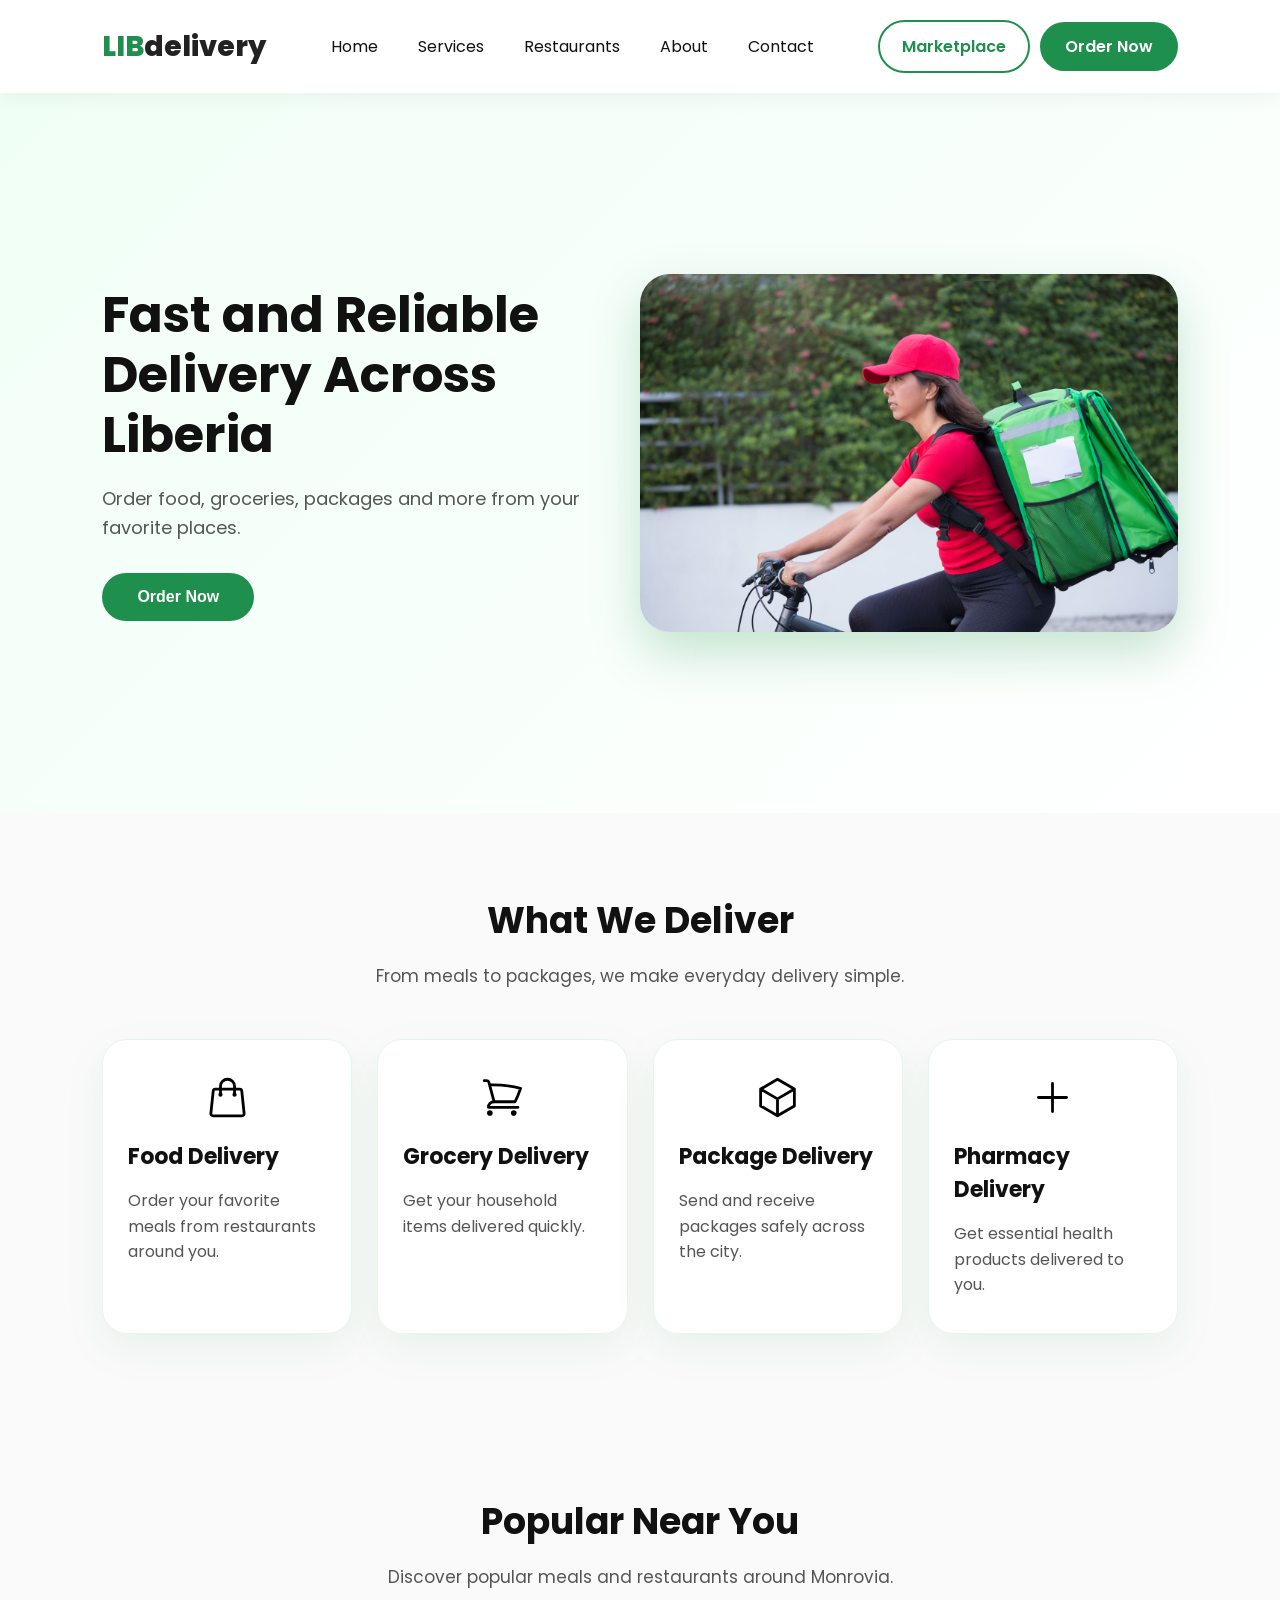
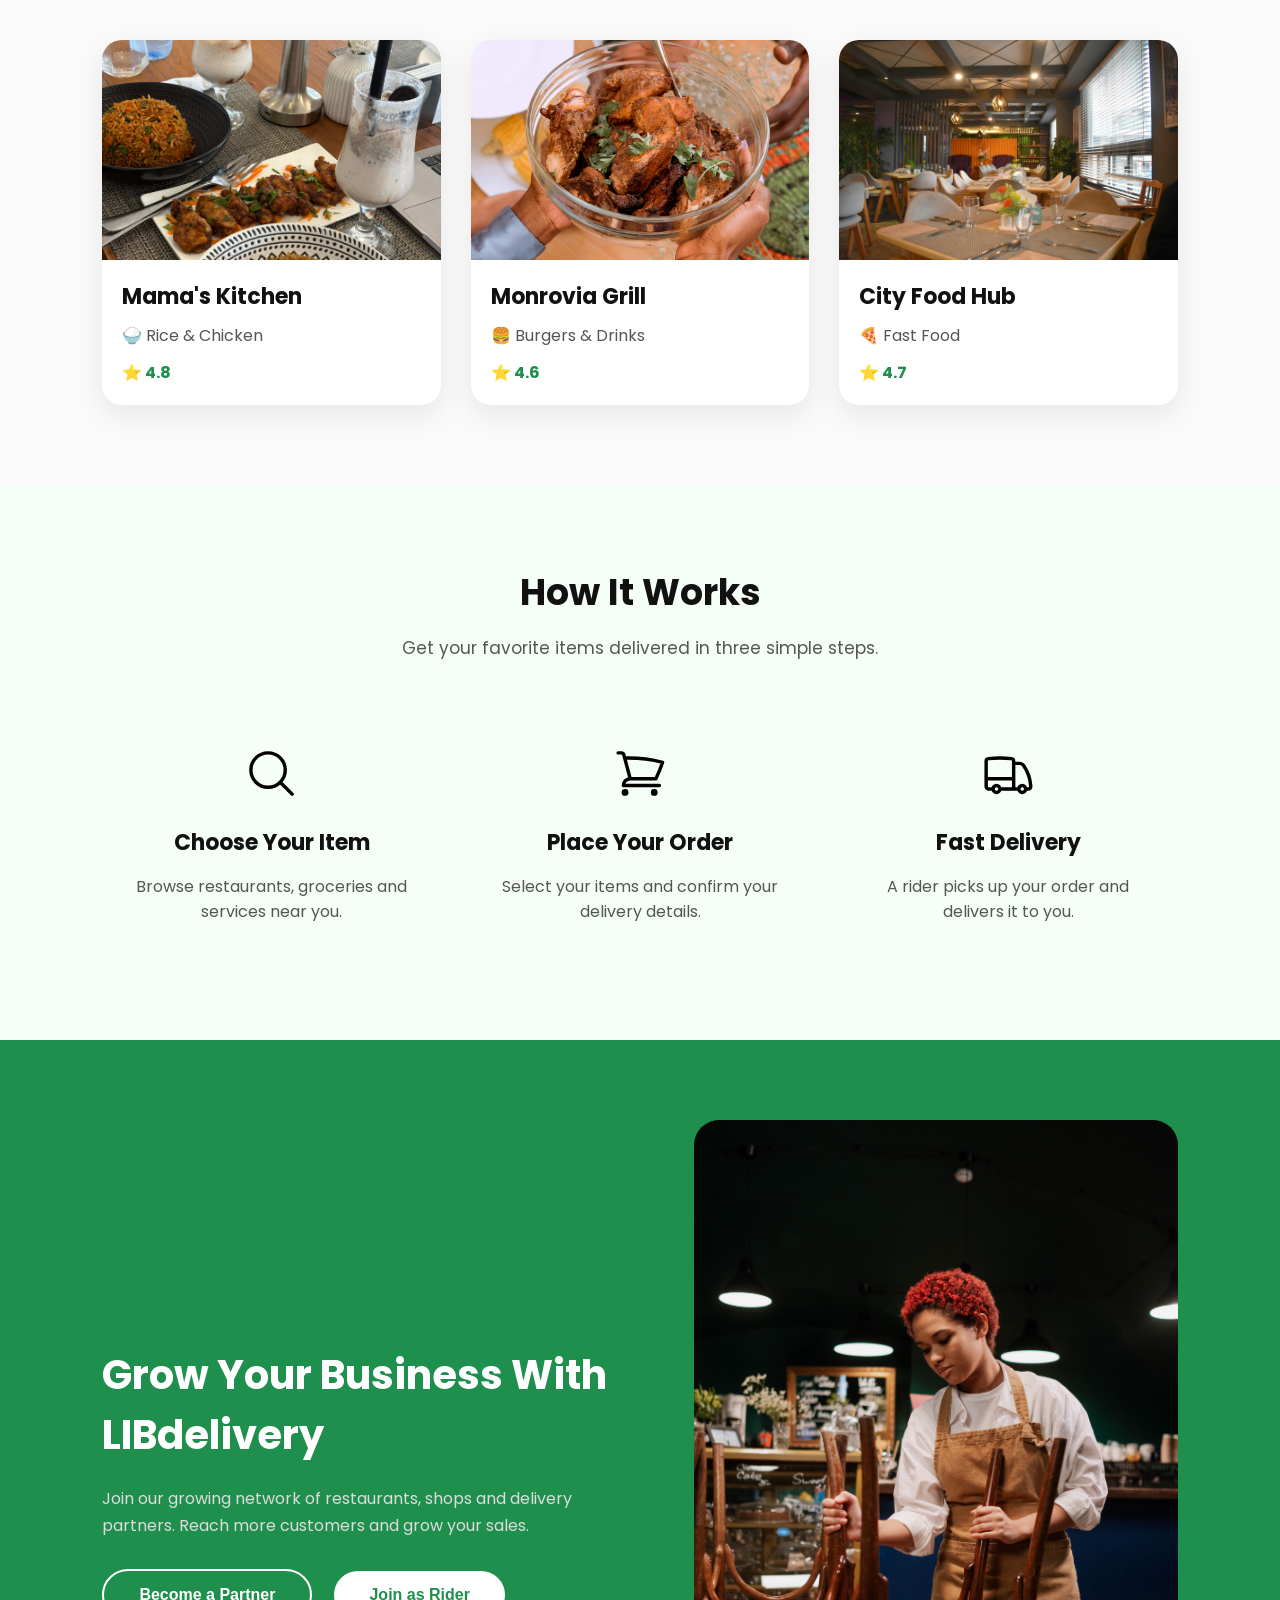
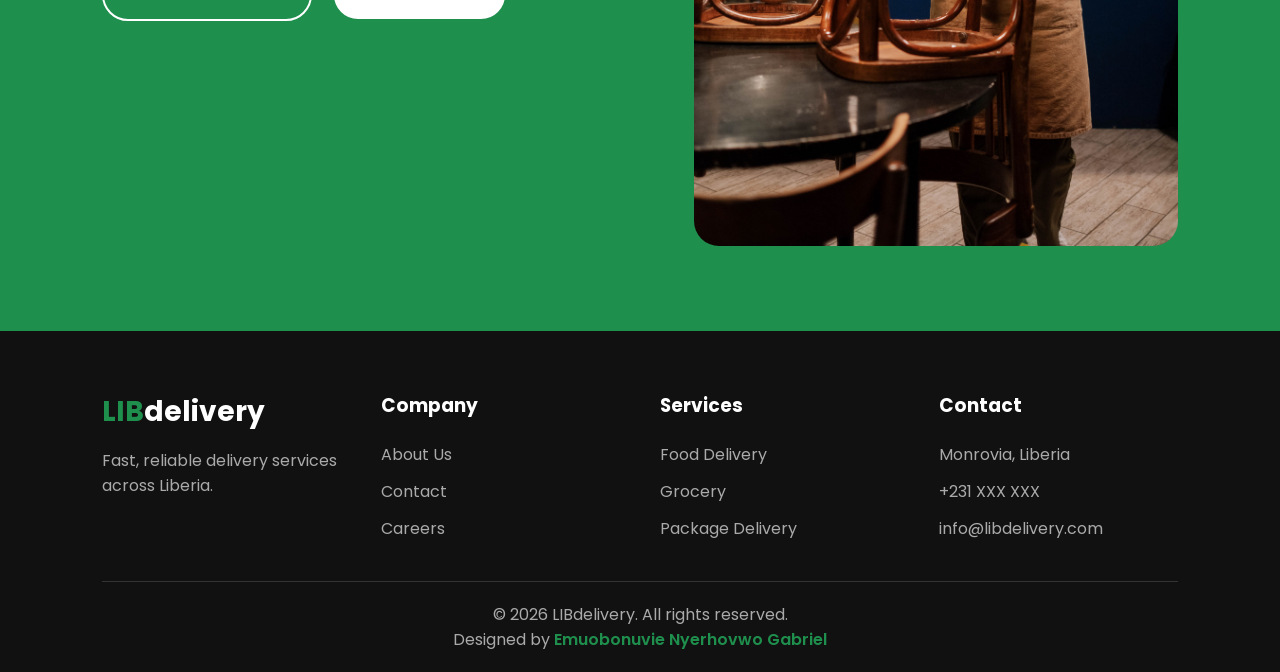
<file: index.html>
<!DOCTYPE html>
<html lang="en">

<head>

<meta charset="UTF-8">

<meta name="viewport" content="width=device-width, initial-scale=1.0">

<title>LIBdelivery - Fast Delivery Service</title>


<link rel="preconnect" href="https://fonts.googleapis.com">

<link rel="preconnect" href="https://fonts.gstatic.com" crossorigin>

<link href="https://fonts.googleapis.com/css2?family=Poppins:wght@400;500;600;700;800&display=swap" rel="stylesheet">
<link rel="icon" type="image/png" href="./Assets/favicon/favicon.png.png">

<link rel="stylesheet" href="styles.css">

</head>


<body>

<header>

<nav>

   <a href="#" class="logo">

    <span>LIB</span>delivery

    </a>

<ul id="nav-links">

<li>
<a href="#">Home</a>
</li>


<li>
<a href="#services">Services</a>
</li>


<li>
<a href="#restaurants">Restaurants</a>
</li>


<li>
<a href="./about.html">About</a>
</li>


<li>
<a href="contact.html">
Contact
</a>
</li>

    </ul>

<div class="nav-action">

     <a href="./marketplace.html" class="market-btn">
        Marketplace
    </a>


    <a href="./marketplace.html" class="order-btn">
        Order Now
    </a>

</div>



    <div class="menu-icon" id="menu-btn">

        <span></span>
        <span></span>
        <span></span>

    </div>


</nav>
</nav>

</header>


    <main>

        <section class="hero">

            <div class="hero-content">

                <h2>
                    Fast and Reliable Delivery Across Liberia
                </h2>

                <p>
                    Order food, groceries, packages and more from your favorite places.
                </p>

                <button>
                    Order Now
                </button>

            </div>


            <div class="hero-image">

                <img src="./Assets/images/hero-delivery.jpg" 
                alt="Delivery rider delivering packages">

            </div>


        </section>


        <section class="services">

    <div class="section-title">

        <h2>
            What We Deliver
        </h2>

        <p>
            From meals to packages, we make everyday delivery simple.
        </p>

    </div>


    <div class="service-container">


        <div class="service-card">

            <img src="./Assets/icons/food.svg" alt="Food Delivery">

            <h3>
                Food Delivery
            </h3>

            <p>
                Order your favorite meals from restaurants around you.
            </p>

        </div>



        <div class="service-card">

            <img src="./Assets/icons/grocery.svg" alt="Grocery Delivery">

            <h3>
                Grocery Delivery
            </h3>

            <p>
                Get your household items delivered quickly.
            </p>

        </div>




        <div class="service-card">

            <img src="./Assets/icons/package.svg" alt="Package Delivery">

            <h3>
                Package Delivery
            </h3>

            <p>
                Send and receive packages safely across the city.
            </p>

        </div>




        <div class="service-card">

            <img src="./Assets/icons/pharmacy.svg" alt="Pharmacy Delivery">

            <h3>
                Pharmacy Delivery
            </h3>

            <p>
                Get essential health products delivered to you.
            </p>

        </div>


    </div>


</section>


<section class="restaurants">


    <div class="section-title">

        <h2>
            Popular Near You
        </h2>

        <p>
            Discover popular meals and restaurants around Monrovia.
        </p>

    </div>



    <div class="restaurant-container">


        <div class="restaurant-card">

            <img src="Assets/images/restaurant-1.jpg.jpg" 
            alt="Restaurant food">


            <div class="restaurant-info">

                <h3>
                    Mama's Kitchen
                </h3>


                <p>
                    🍚 Rice & Chicken
                </p>


                <span>
                    ⭐ 4.8
                </span>


            </div>


        </div>




        <div class="restaurant-card">

            <img src="Assets/images/restaurant-2.jpg.jpg" 
            alt="Restaurant food">


            <div class="restaurant-info">

                <h3>
                    Monrovia Grill
                </h3>


                <p>
                    🍔 Burgers & Drinks
                </p>


                <span>
                    ⭐ 4.6
                </span>


            </div>


        </div>




        <div class="restaurant-card">

            <img src="Assets/images/restaurant-3.jpg.jpg" 
            alt="Restaurant food">


            <div class="restaurant-info">

                <h3>
                    City Food Hub
                </h3>


                <p>
                    🍕 Fast Food
                </p>


                <span>
                    ⭐ 4.7
                </span>


            </div>


        </div>



    </div>


</section>


<section class="how-it-works">


    <div class="section-title">

        <h2>
            How It Works
        </h2>

        <p>
            Get your favorite items delivered in three simple steps.
        </p>

    </div>



    <div class="steps-container">


        <div class="step-card">

            <img src="./Assets/icons/search.svg" 
            alt="Choose service">


            <h3>
                Choose Your Item
            </h3>


            <p>
                Browse restaurants, groceries and services near you.
            </p>


        </div>




        <div class="step-card">

            <img src="./Assets/icons/order.svg" 
            alt="Place order">


            <h3>
                Place Your Order
            </h3>


            <p>
                Select your items and confirm your delivery details.
            </p>


        </div>




        <div class="step-card">

            <img src="./Assets/icons/delivery-bike.svg" 
            alt="Delivery">


            <h3>
                Fast Delivery
            </h3>


            <p>
                A rider picks up your order and delivers it to you.
            </p>


        </div>


    </div>


</section>


<section class="partner">


    <div class="partner-content">


        <h2>
            Grow Your Business With LIBdelivery
        </h2>


        <p>
            Join our growing network of restaurants, shops and delivery partners. 
            Reach more customers and grow your sales.
        </p>


        <div class="partner-buttons">

            <button class="primary-btn">
                Become a Partner
            </button>


            <button class="secondary-btn">
                Join as Rider
            </button>


        </div>


    </div>



    <div class="partner-image">

        <img src="Assets/images/partner.jpg.jpg" 
        alt="Delivery partner">

    </div>


</section>

    </main>


<footer class="footer">


    <div class="footer-container">


        <div class="footer-brand">

            <h2>
                <span>LIB</span>delivery
            </h2>

            <p>
                Fast, reliable delivery services across Liberia.
            </p>

        </div>




        <div class="footer-links">

            <h3>
                Company
            </h3>

            <a href="./about.html">
                About Us
            </a>

            <a href="./contact.html">
                Contact
            </a>

            <a href="#">
                Careers
            </a>

        </div>




        <div class="footer-links">

            <h3>
                Services
            </h3>

            <a href="#">
                Food Delivery
            </a>

            <a href="#">
                Grocery
            </a>

            <a href="#">
                Package Delivery
            </a>

        </div>




        <div class="footer-links">

            <h3>
                Contact
            </h3>

            <a href="#">
                Monrovia, Liberia
            </a>

            <a href="#">
                +231 XXX XXX
            </a>

            <a href="#">
                info@libdelivery.com
            </a>

        </div>



    </div>



    <div class="footer-bottom">

    <p>
        © 2026 LIBdelivery. All rights reserved.
    </p>


    <p>
        Designed by 
        <a href="https://www.linkedin.com/in/nyerhovwo-gabriel/" target="_blank">
            Emuobonuvie Nyerhovwo Gabriel
        </a>
    </p>

</div>


</footer>

<script src="script.js"></script>
</body>
</html>
</file>
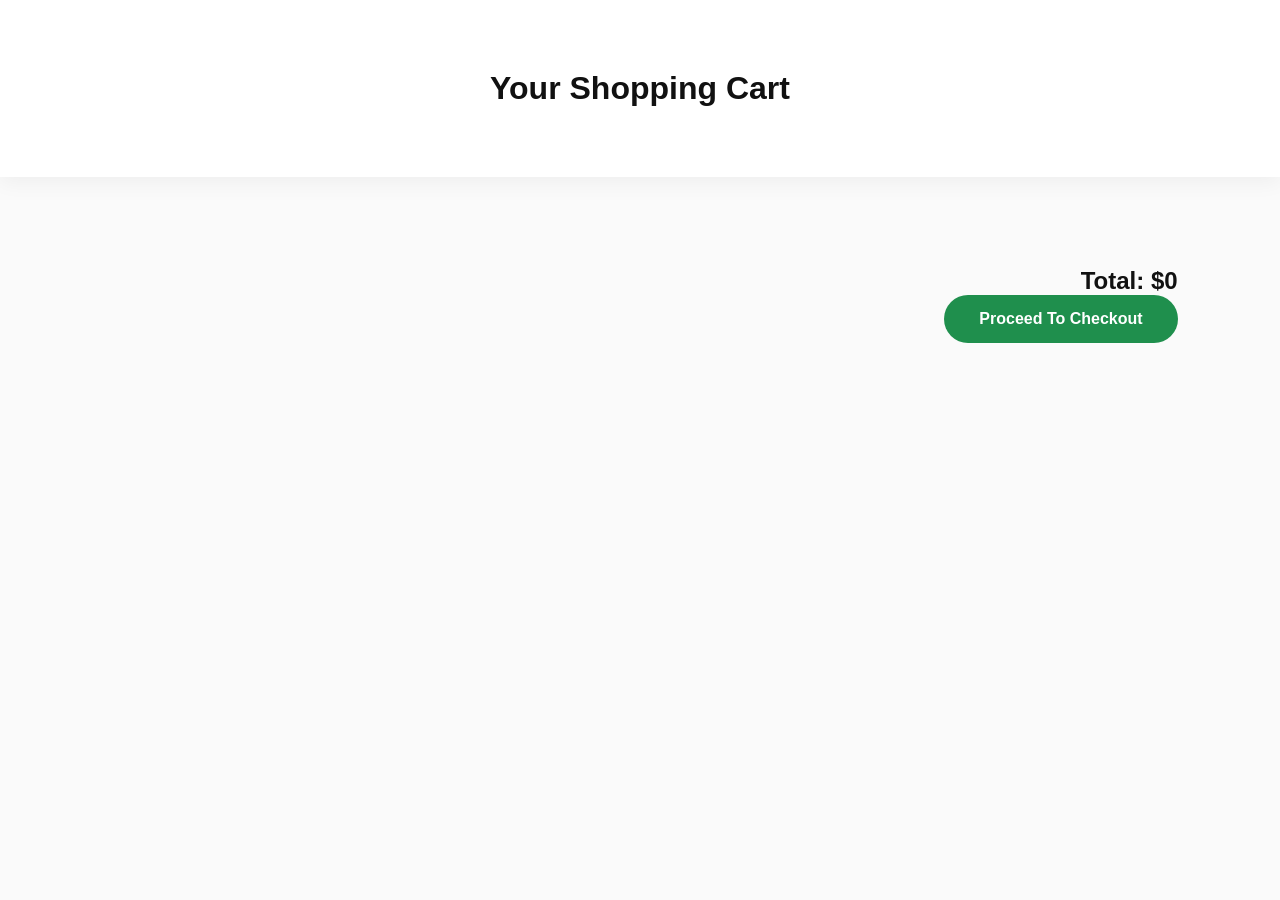
<file: cart.html>
<!DOCTYPE html>

<html lang="en">

<head>

<meta charset="UTF-8">

<meta name="viewport" content="width=device-width, initial-scale=1.0">

<title>Your Cart - LIBdelivery</title>


<link rel="stylesheet" href="styles.css">

</head>


<body>


<header>

<h1 class="cart-title">
Your Shopping Cart
</h1>

</header>



<section class="cart-section">


<div id="cart-items">


</div>



<div class="cart-total">


<h2>
Total:
$<span id="total">
0
</span>
</h2>



<button>
Proceed To Checkout
</button>


</div>


</section>




<script>


let cart = JSON.parse(localStorage.getItem("cart")) || [];


let cartItems = document.getElementById("cart-items");


let total = 0;



cart.forEach(item=>{


cartItems.innerHTML += `

<div class="cart-product">

<h3>
${item.name}
</h3>


<p>
$${item.price}
</p>

</div>

`;


total += item.price;


});



document.getElementById("total").innerHTML = total;



</script>



</body>

</html>
</file>
<file: styles.css>
/* =========================
   RESET & GLOBAL SETTINGS
========================= */

* {
    margin: 0;
    padding: 0;
    box-sizing: border-box;
}


:root {

    --primary-color: #1f8f4d;
    --dark-color: #111;
    --text-color: #555;
    --light-bg: #fafafa;

}


html {

    scroll-behavior:smooth;

}


section {

    scroll-margin-top:100px;

}


body {

    font-family: "Poppins", sans-serif;
    background: var(--light-bg);
    color: var(--dark-color);

}


img {

    max-width: 100%;
    display: block;

}


button {

    padding: 15px 35px;
    border: none;
    border-radius: 50px;
    cursor: pointer;
    background: var(--primary-color);
    color: white;
    font-size: 16px;
    font-weight: 600;
    transition: 0.3s;

}


button:hover {

    transform: translateY(-3px);
    box-shadow: 0 10px 20px rgba(0,0,0,0.15);

}



/* =========================
        NAVBAR
========================= */


header {

    padding:20px 8%;
    background:white;
    position:sticky;
    top:0;
    z-index:1000;
    box-shadow:0 5px 20px rgba(0,0,0,0.05);

}


nav {

    display: flex;
    justify-content: space-between;
    align-items: center;
    gap: 50px;

}


.logo {

    text-decoration:none;
    font-size:28px;
    font-weight:800;
    color:#222;

}


.logo span {

    color:#1f8f4d;

}

.logo a{
    text-decoration: none;
}

nav ul {

    display:flex;

    gap:40px;

    list-style:none;

    flex:1;

    justify-content:center;

}



nav ul li a {

    text-decoration: none;
    color: #111;
    font-size: 16px;

}



.nav-action{

    display:flex;

    align-items:center;

    gap:10px;

}


.market-btn{

    padding:12px 22px;

    border-radius:50px;

    border:2px solid #1f8f4d;

    color:#1f8f4d;

    text-decoration:none;

    font-weight:600;

    transition:.3s;

}



.market-btn:hover{

    background:#1f8f4d;

    color:white;

}



.order-btn{

    padding:12px 25px;

    border-radius:50px;

    background:#1f8f4d;

    color:white;

    text-decoration:none;

    font-weight:600;

    transition:.3s;

}



.order-btn:hover{

    transform:translateY(-3px);

}


.location {

    display: flex;
    align-items: center;
    gap: 8px;

}


.location img {

    width: 18px;
    height: 18px;

}


.location span {

    color: var(--text-color);
    font-size: 15px;

}


.nav-action button {

    padding: 12px 25px;
    align-items: flex-end;
    justify-content: flex-end;
}



/* Hamburger */


.menu-icon {

    display: none;
    flex-direction: column;
    gap: 5px;
    cursor: pointer;

}


.menu-icon span {

    width: 25px;
    height: 3px;
    background: #111;
    border-radius: 5px;

}



/* =========================
          HERO
========================= */



.hero {

    min-height:80vh;
    display:flex;
    align-items:center;
    justify-content:space-between;
    gap:50px;
    padding:70px 8%;

    background:linear-gradient(
        135deg,
        #f0fff6,
        #ffffff
    );

}




.hero-content {

    width:45%;

}


.hero-image {

    width:50%;

}



.hero-content h2 {

    font-size: 50px;
    line-height: 1.2;
    margin-bottom: 20px;

}



.hero-content p {

    font-size: 18px;
    line-height: 1.6;
    color: var(--text-color);
    margin-bottom: 30px;

}



.hero-image img {

    width:100%;
    border-radius:30px;

    box-shadow:
    0 20px 50px rgba(31,143,77,0.25);

}



.hero-image img {

    width: 100%;
    border-radius: 30px;
    animation: floatImage 4s ease-in-out infinite;

}



@keyframes floatImage {


    0% {

        transform: translateY(0);

    }


    50% {

        transform: translateY(-15px);

    }


    100% {

        transform: translateY(0);

    }


}



/* =========================
        SERVICES SECTION
========================= */


.services {

    padding: 80px 8%;

}



.section-title {

    text-align: center;
    margin-bottom: 50px;

}



.section-title h2 {

    font-size: 36px;
    margin-bottom: 15px;

}



.section-title p {

    color: var(--text-color);
    font-size: 17px;

}




.service-container {

    display: grid;
    grid-template-columns: repeat(4, 1fr);
    gap: 25px;

}




.service-card {

    background:white;

    border:1px solid #e8f5ed;

    padding:35px 25px;

    border-radius:25px;

    box-shadow:
    0 15px 40px rgba(31,143,77,0.08);

}



.service-card:hover {

    transform: translateY(-10px);

}



.service-card img {

    width: 45px;
    height: 45px;
    margin: auto;
    margin-bottom: 20px;

}



.service-card h3 {

    font-size: 22px;
    margin-bottom: 15px;

}



.service-card p {

    color: var(--text-color);
    line-height: 1.6;

}





/* =========================
        RESTAURANTS
========================= */


.restaurants {

    padding: 80px 8%;

}



.restaurant-container {

    display: grid;
    grid-template-columns: repeat(3,1fr);
    gap: 30px;

}



.restaurant-card {

    background: white;
    border-radius: 20px;
    overflow: hidden;
    box-shadow: 0 10px 30px rgba(0,0,0,0.08);
    transition: 0.3s;

}



.restaurant-card:hover {

    transform: translateY(-10px);

}



.restaurant-card img {

    width: 100%;
    height: 220px;
    object-fit: cover;

}



.restaurant-info {

    padding: 20px;

}



.restaurant-info h3 {

    font-size: 22px;
    margin-bottom: 10px;

}



.restaurant-info p {

    color: var(--text-color);
    margin-bottom: 12px;

}



.restaurant-info span {

    color: var(--primary-color);
    font-weight: bold;

}





/* =========================
        HOW IT WORKS
========================= */


.how-it-works {

    padding: 80px 8%;
    background:#f5fff8;

}



.steps-container {

    display: grid;
    grid-template-columns: repeat(3,1fr);
    gap: 30px;

}



.step-card {

    text-align: center;
    padding: 35px 25px;

}



.step-card img {

    width: 55px;
    height: 55px;
    margin: auto;
    margin-bottom: 25px;

}



.step-card h3 {

    font-size: 22px;
    margin-bottom: 15px;

}



.step-card p {

    color: var(--text-color);
    line-height: 1.6;

}





/* =========================
        PARTNER SECTION
========================= */


.partner {

    padding: 80px 8%;
    display: flex;
    align-items: center;
    justify-content: space-between;
    gap: 50px;
    background:#1f8f4d;
    color:white;

}



.partner-content {

    width: 50%;

}



.partner-content h2 {

    font-size: 40px;
    margin-bottom: 20px;

}



.partner-content p {

   color:#ddd;
   line-height: 1.7;
    margin-bottom: 30px;

}



.partner-buttons {

    display: flex;
    gap: 20px;
   

}

.primary-btn{
     border: 2px solid #fff;
}

.secondary-btn {

    background: white;
    color: var(--primary-color);
    border: 2px solid var(--primary-color);

}



.partner-image {

    width: 45%;

}



.partner-image img {

    width: 100%;
    border-radius: 25px;

}


/* =========================
            FOOTER
========================= */


.footer {

    background: #111;
    color: white;
    padding: 60px 8% 20px;
    border-top:5px solid #1f8f4d;

}



.footer-container {

    display: grid;
    grid-template-columns: repeat(4,1fr);
    gap: 40px;

}



.footer-brand h2 {

    font-size: 28px;
    margin-bottom: 15px;

}



.footer-brand span {

    color: var(--primary-color);

}



.footer-brand p {

    color: #aaa;
    line-height: 1.6;

}



.footer-links {

    display: flex;
    flex-direction: column;
    gap: 12px;

}



.footer-links h3 {

    margin-bottom: 10px;

}



.footer-links a {

    color: #aaa;
    text-decoration: none;

}



.footer-links a:hover {

    color:white;

}



.footer-bottom {

    border-top: 1px solid #333;
    margin-top: 40px;
    padding-top: 20px;
    text-align: center;
    color:#aaa;

}




/* =========================
        TABLET RESPONSIVE
========================= */


@media(max-width: 1000px){


    .service-container {

        grid-template-columns: repeat(2,1fr);

    }


    .restaurant-container {

        grid-template-columns: repeat(2,1fr);

    }


    .steps-container {

        grid-template-columns: repeat(2,1fr);

    }


    .partner {

        flex-direction: column;

    }


    .partner-content,
    .partner-image {

        width:100%;

    }


}



/* =========================
        MOBILE RESPONSIVE
========================= */


@media(max-width:768px){


    header {

        padding:20px 5%;

    }



    nav {

        width:100%;
        justify-content:space-between;

    }



    nav ul {

        display:none;

    }



    .nav-action {

        display:none;

    }



    .menu-icon {

        display:flex;

    }



    .logo {

        font-size:22px;

    }




    /* HERO */


    .hero {

        flex-direction:column;
        text-align:center;
        padding:40px 5%;
        gap:40px;

    }



    .hero-content {

        width:100%;

    }



    .hero-content h2 {

        font-size:34px;

    }



    .hero-content p {

        font-size:16px;

    }



    .hero-image {

        width:100%;

    }





    /* SECTION SPACING */


    .services,
    .restaurants,
    .how-it-works,
    .partner {

        padding:60px 5%;

    }



    .section-title h2 {

        font-size:30px;

    }




    /* SERVICES */


    .service-container {

        grid-template-columns:1fr;

    }





    /* RESTAURANTS */


    .restaurant-container {

        grid-template-columns:1fr;

    }



    .restaurant-card img {

        height:200px;

    }





    /* HOW IT WORKS */


    .steps-container {

        grid-template-columns:1fr;

    }





    /* PARTNER */


    .partner {

        text-align:center;

    }



    .partner-content,
    .partner-image {

        width:100%;

    }



    .partner-buttons {

        flex-direction:column;
        align-items:center;

    }



    .partner-buttons button {

        width:100%;

    }





    /* FOOTER */


    .footer {

        padding:50px 5% 20px;

    }



    .footer-container {

        grid-template-columns:1fr;
        text-align:center;
        gap:35px;

    }



    .footer-links {

        align-items:center;

    }



    .footer-brand p {

        max-width:280px;
        margin:auto;

    }



}




@media(max-width:768px){


    nav ul {

        display:none;

        position:absolute;

        top:80px;

        left:0;

        width:100%;

        background:white;

        flex-direction:column;

        align-items:center;

        padding:30px 0;

        gap:25px;

        box-shadow:0 10px 20px rgba(0,0,0,0.1);

    }



    nav ul.active {

        display:flex;

    }



    .nav-action {

        display:none;

    }



    .menu-icon {

        display:flex;

    }


}


/* Hamburger Animation */


.menu-icon.active span:nth-child(1){

    transform: rotate(45deg) translate(5px,5px);

}


.menu-icon.active span:nth-child(2){

    opacity:0;

}


.menu-icon.active span:nth-child(3){

    transform: rotate(-45deg) translate(7px,-6px);

}



.menu-icon span{

    transition:0.3s;

}

.footer-bottom a {

    color: #1f8f4d;

    text-decoration:none;

    font-weight:600;

}


.footer-bottom a:hover {

    text-decoration:underline;

}








/* ==========================
      ABOUT INTRO
========================== */


.about-intro{

padding:100px 8%;

display:flex;

align-items:center;

gap:60px;

}



.about-image{

width:50%;

}



.about-image img{

width:100%;

border-radius:30px;

}



.about-info{

width:50%;

}



.about-info span{

color:#1f8f4d;

font-weight:700;

}



.about-info h2{

font-size:42px;

line-height:1.2;

margin:20px 0;

}



.about-info p{

color:#666;

line-height:1.8;

margin-bottom:15px;

}



.about-info a{

display:inline-block;

margin-top:20px;

padding:15px 35px;

background:#1f8f4d;

color:white;

text-decoration:none;

border-radius:30px;

}





/* SERVICES */


.services-about{

background:#f5fff8;

padding:80px 8%;

text-align:center;

}



.services-about h2{

font-size:38px;

margin-bottom:40px;

}



.about-cards{

display:grid;

grid-template-columns:repeat(4,1fr);

gap:25px;

}



.about-card{

background:white;

padding:35px 25px;

border-radius:20px;

box-shadow:0 10px 30px rgba(0,0,0,.08);

}



.about-card h3{

color:#1f8f4d;

margin-bottom:15px;

}



.about-card p{

color:#666;

line-height:1.6;

}





/* WHY SECTION */


.why-section{

padding:90px 8%;

display:flex;

align-items:center;

justify-content:space-between;

gap:50px;

}



.why-section h2{

font-size:40px;

}



.why-section p{

color:#666;

line-height:1.7;

}



.stats{

display:flex;

gap:25px;

}



.stats div{

background:#fff;

padding:30px;

border-radius:20px;

box-shadow:0 10px 25px rgba(0,0,0,.08);

text-align:center;

}



.stats h3{

font-size:35px;

color:#1f8f4d;

}





/* MOBILE */


@media(max-width:768px){


.about-intro{

flex-direction:column;

}



.about-image,
.about-info{

width:100%;

}



.about-info{

text-align:center;

}



.about-cards{

grid-template-columns:1fr;

}



.why-section{

flex-direction:column;

text-align:center;

}



.stats{

flex-direction:column;

width:100%;

}


}



/* ==========================
       TEAM SECTION
========================== */


.team-section{

padding:90px 8%;

background:white;

}



.team-container{

display:grid;

grid-template-columns:repeat(3,1fr);

gap:30px;

}



.team-card{

background:#fff;

border-radius:25px;

overflow:hidden;

box-shadow:0 10px 30px rgba(0,0,0,.08);

text-align:center;

padding-bottom:25px;

transition:.3s;

}



.team-card:hover{

transform:translateY(-10px);

}



.team-card img{

width:100%;

height:300px;

object-fit:cover;

}



.team-card h3{

margin-top:20px;

color:#1f8f4d;

}



.team-card p{

color:#666;

}




/* VIDEO LINK SECTION */


.video-section{

    padding:90px 8%;

    background:#1f8f4d;

    color:white;

    text-align:center;

}



.video-content{

    max-width:700px;

    margin:auto;

}



.video-content span{

    font-weight:700;

    color:white;

}



.video-content h2{

    font-size:40px;

    margin:20px 0;

}



.video-content p{

    line-height:1.8;

    margin-bottom:35px;

}



.video-content a{

    display:inline-block;

    background:white;

    color:#1f8f4d;

    padding:15px 35px;

    border-radius:50px;

    text-decoration:none;

    font-weight:600;

    transition:.3s;

}



.video-content a:hover{

    transform:translateY(-5px);

}



@media(max-width:768px){


.video-content h2{

    font-size:30px;

}


}



/* ==========================
      CONTACT HERO
========================== */


.contact-hero{

    min-height:80vh;

    background-image:

    linear-gradient(
        90deg,
        rgba(0,0,0,0.75),
        rgba(31,143,77,0.45)
    ),

    url("Assets/images/contact-hero.jpg");


    background-size:cover;

    background-position:center;

    display:flex;

    align-items:center;

}



.contact-overlay{

    width:100%;

}



.contact-hero-content{

    width:55%;

    margin-left:8%;

    color:white;

}



.hero-badge{

    display:inline-block;

    background:rgba(255,255,255,0.15);

    padding:10px 20px;

    border-radius:30px;

    margin-bottom:25px;

    backdrop-filter:blur(10px);

    font-size:14px;

}



.contact-hero-content h1{

    font-size:55px;

    line-height:1.2;

    margin-bottom:20px;

}



.contact-hero-content p{

    font-size:18px;

    line-height:1.7;

    max-width:600px;

    margin-bottom:35px;

}



.hero-buttons{

    display:flex;

    gap:20px;

}



.hero-buttons a{

    text-decoration:none;

    padding:15px 35px;

    border-radius:50px;

    background:#1f8f4d;

    color:white;

    font-weight:600;

}



.hero-buttons .call-btn{

    background:white;

    color:#1f8f4d;

}





@media(max-width:768px){


.contact-hero{

    min-height:70vh;

}



.contact-hero-content{

    width:90%;

    margin:auto;

    text-align:center;

}



.contact-hero-content h1{

    font-size:35px;

}



.hero-buttons{

    justify-content:center;

    flex-direction:column;

}


}





/* CONTACT MAIN */


.contact-main{


padding:90px 8%;


display:flex;


gap:60px;


align-items:center;


}



.contact-details{


width:50%;


}



.contact-details span{


color:#1f8f4d;


font-weight:700;


}



.contact-details h2{


font-size:40px;


margin:20px 0;


}



.contact-details p{


color:#666;


line-height:1.7;


}




.detail-box{


margin-top:30px;


}



.detail-box h3{


color:#1f8f4d;


margin-bottom:10px;


}






/* FORM */


.contact-form{


width:50%;


background:white;


padding:40px;


border-radius:25px;


box-shadow:0 10px 30px rgba(0,0,0,.1);


}



.contact-form form{


display:flex;


flex-direction:column;


gap:20px;


}



.contact-form input,
.contact-form textarea,
.contact-form select{


padding:15px;


border:1px solid #ddd;


border-radius:12px;


font-family:Poppins;


}



.contact-form textarea{


height:150px;


resize:none;


}







/* REQUEST SECTION */


.request-section{


background:#1f8f4d;


color:white;


padding:70px 8%;


text-align:center;


}



.request-section h2{


font-size:40px;


margin-bottom:15px;


}



.request-section a{


display:inline-block;


margin:20px 10px;


padding:15px 35px;


border-radius:50px;


background:white;


color:#1f8f4d;


text-decoration:none;


font-weight:600;


}






/* MOBILE */


@media(max-width:768px){



.contact-hero h1{

font-size:35px;

}



.contact-hero-content{

width:90%;

}



.contact-main{

flex-direction:column;

}



.contact-details,
.contact-form{

width:100%;

}



.contact-details{

text-align:center;

}


}






/* MARKETPLACE */


.market-hero{

padding:100px 8%;

background:#f0fff5;

text-align:center;

}


.market-hero h1{

font-size:50px;

margin-bottom:20px;

}


.market-hero p{

color:#666;

font-size:18px;

}




.search-box{

margin-top:35px;

display:flex;

justify-content:center;

}


.search-box input{

width:400px;

padding:15px;

border-radius:50px 0 0 50px;

border:1px solid #ddd;

}


.search-box button{

border-radius:0 50px 50px 0;

}





.categories{

padding:70px 8%;

text-align:center;

}



.category-container{

display:grid;

grid-template-columns:repeat(4,1fr);

gap:20px;

margin-top:40px;

}



.category-container div{

background:white;

padding:30px;

border-radius:20px;

box-shadow:0 10px 25px rgba(0,0,0,.08);

font-size:35px;

}





.products{

padding:70px 8%;

}




.product-container{

display:grid;

grid-template-columns:repeat(3,1fr);

gap:30px;

}



.product-card{

background:white;

padding:25px;

border-radius:20px;

box-shadow:0 10px 30px rgba(0,0,0,.08);

}



.product-card img{

width:100%;

height:220px;

object-fit:cover;

border-radius:15px;

}



.product-card h3{

margin:20px 0 10px;

}



.price{

font-size:24px;

font-weight:700;

color:#1f8f4d;

}



.rating{

margin:15px 0;

}




.quantity{

display:flex;

gap:15px;

align-items:center;

margin:15px 0;

}



.quantity button{

padding:8px 15px;

}





.cart-btn{

width:100%;

margin-bottom:15px;

}




.details-btn{

background:white;

color:#1f8f4d;

border:2px solid #1f8f4d;

width:100%;

}





.product-details{

display:none;

margin-top:20px;

background:#f5f5f5;

padding:20px;

border-radius:15px;

}



.product-details.show{

display:block;

}




@media(max-width:900px){


.product-container{

grid-template-columns:1fr;

}


.category-container{

grid-template-columns:repeat(2,1fr);

}


}



@media(max-width:600px){


.market-hero h1{

font-size:32px;

}


.category-container{

grid-template-columns:1fr;

}


.search-box input{

width:200px;

}


}



/* CART */


.cart-link{

text-decoration:none;

color:#111;

font-weight:600;

}



#cart-count{

background:#1f8f4d;

color:white;

padding:3px 8px;

border-radius:50%;

font-size:12px;

}



.cart-title{

text-align:center;

padding:50px;

}



.cart-section{

padding:50px 8%;

}



.cart-product{

background:white;

padding:20px;

margin-bottom:15px;

border-radius:15px;

box-shadow:0 5px 20px rgba(0,0,0,.08);

}



.cart-total{

margin-top:40px;

text-align:right;

}
</file>
